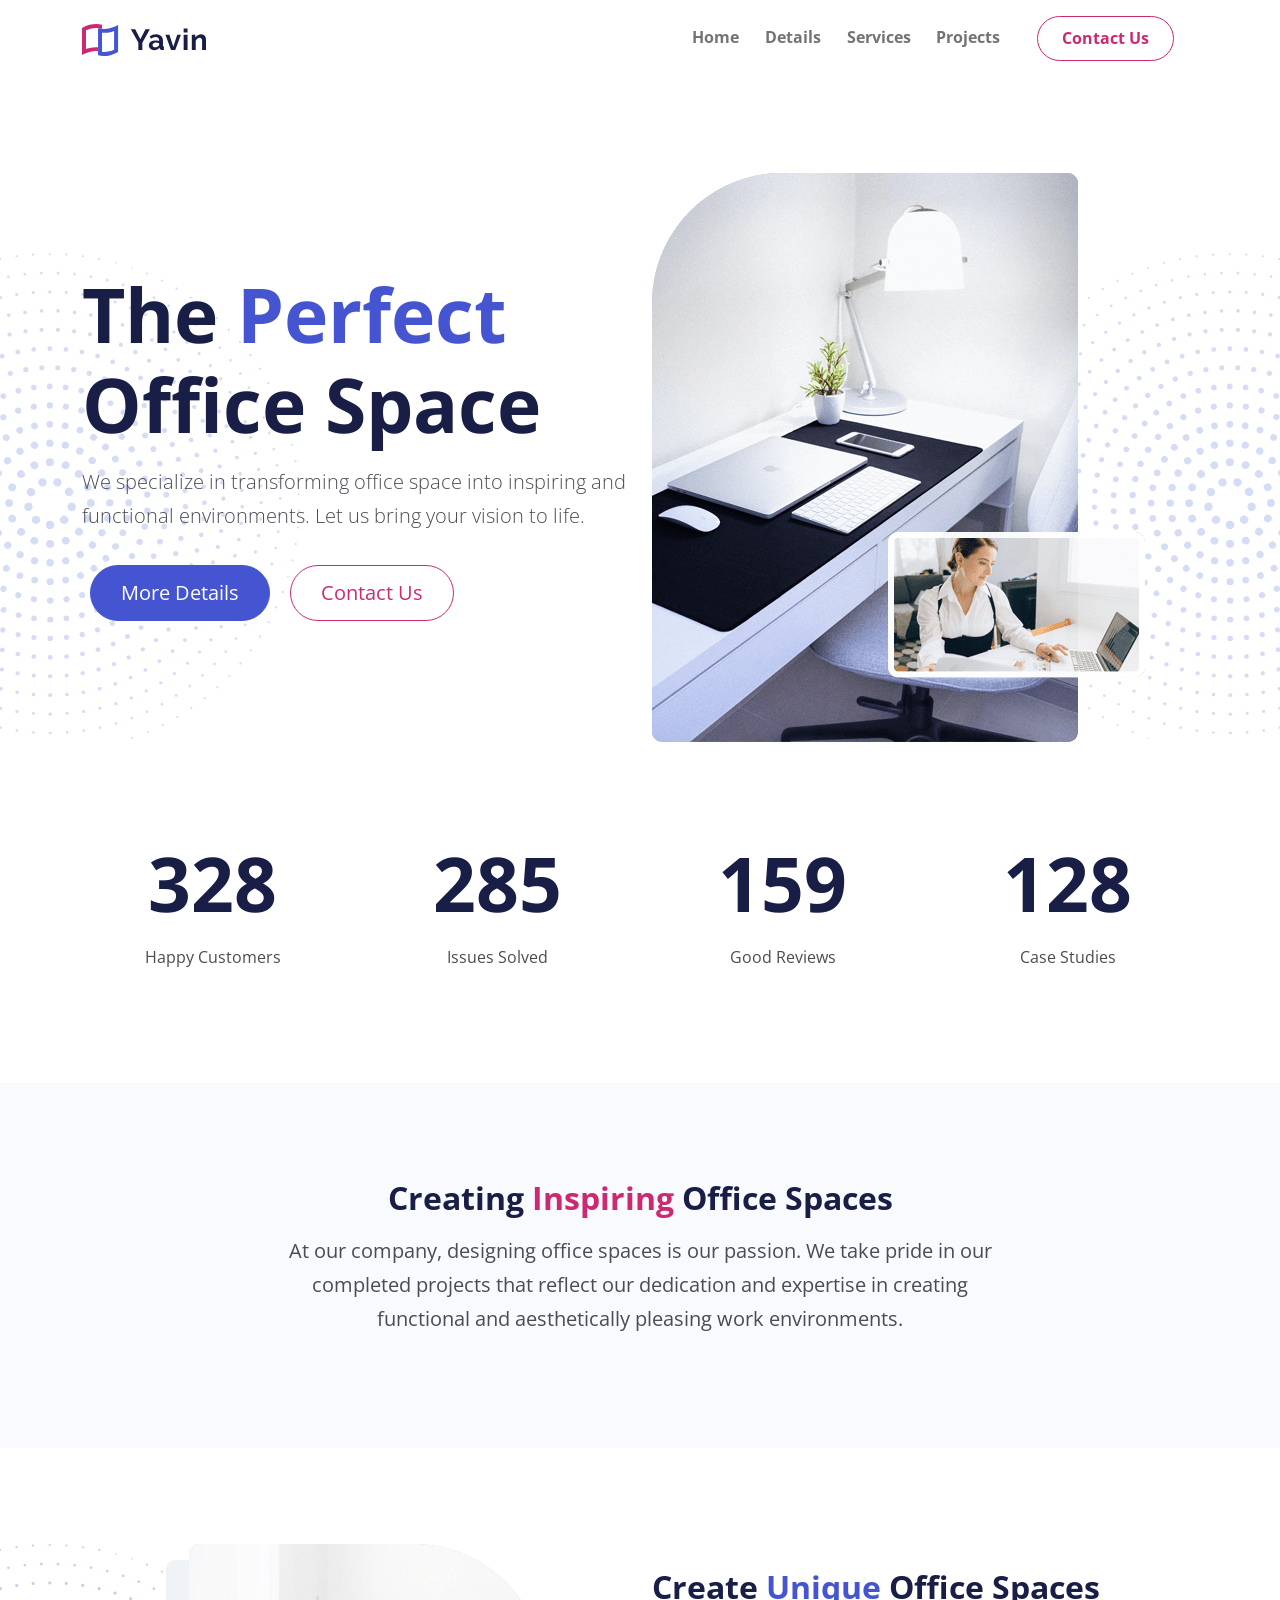
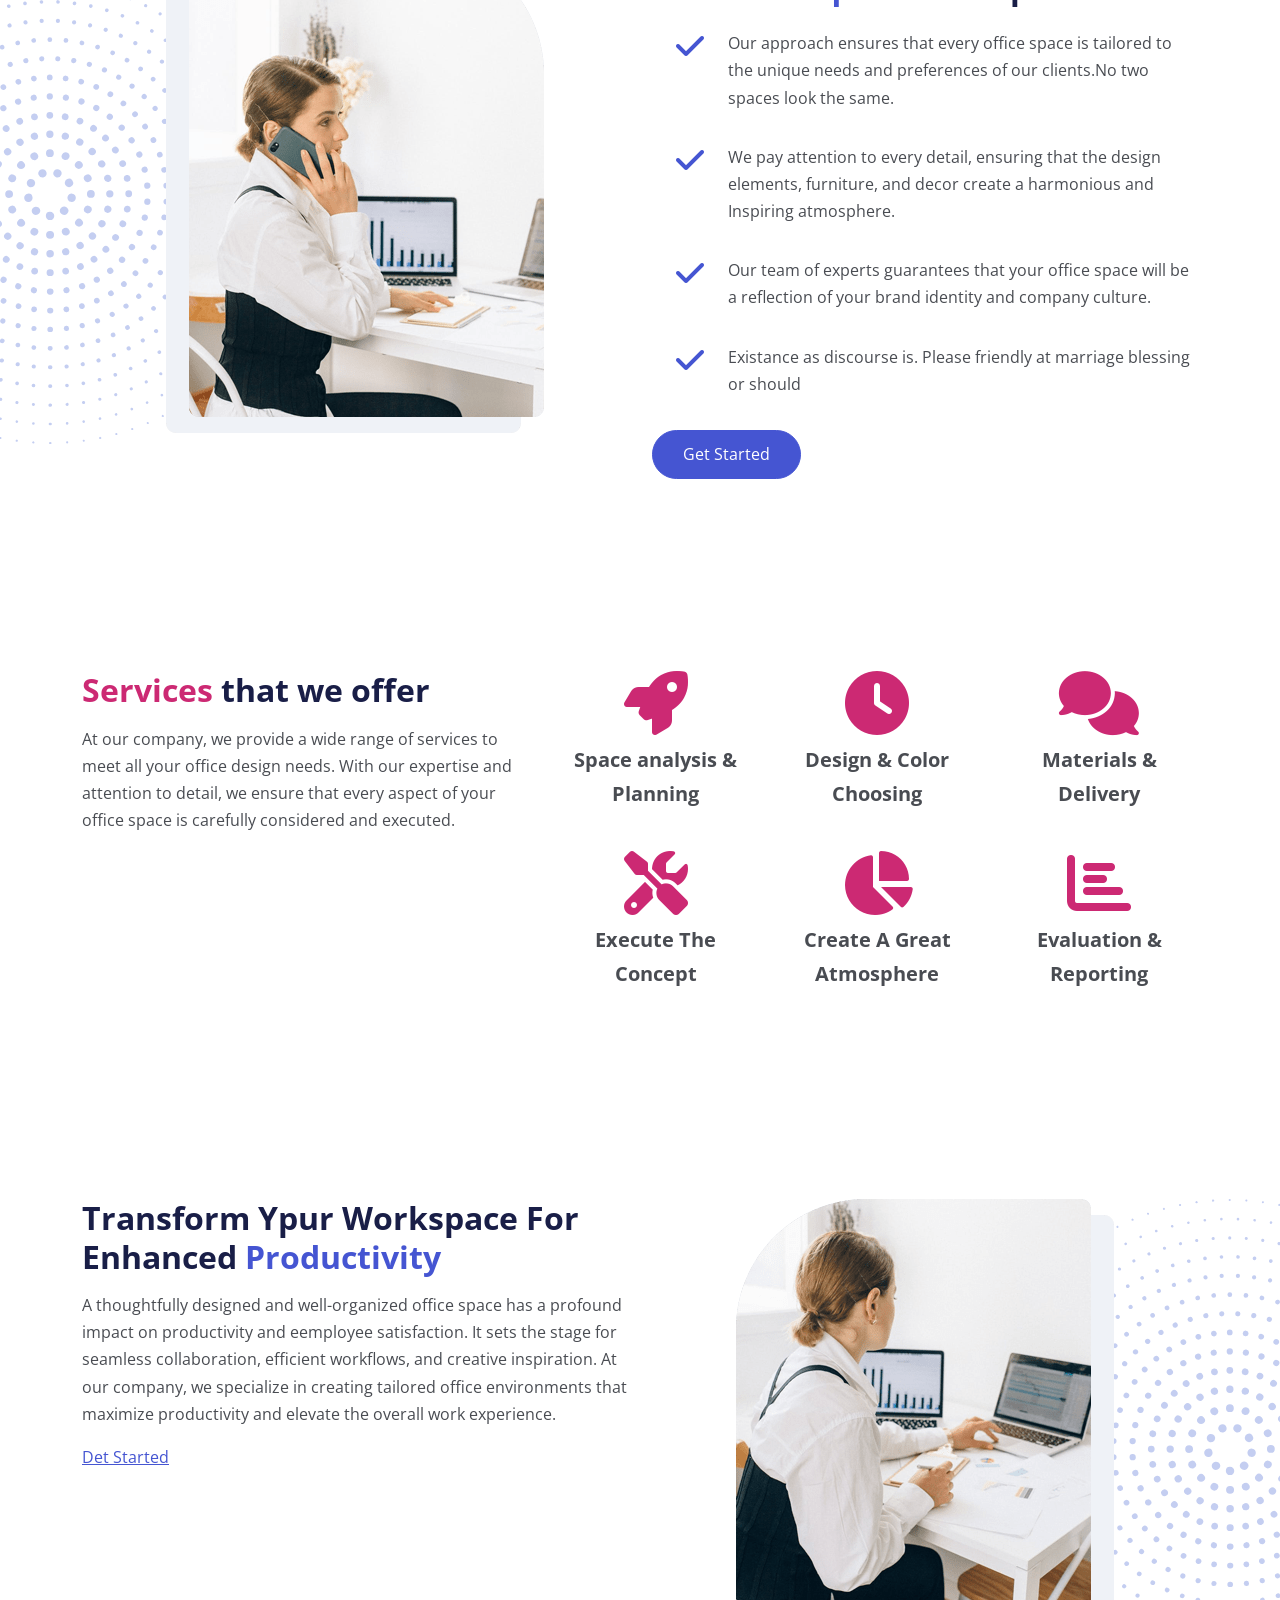
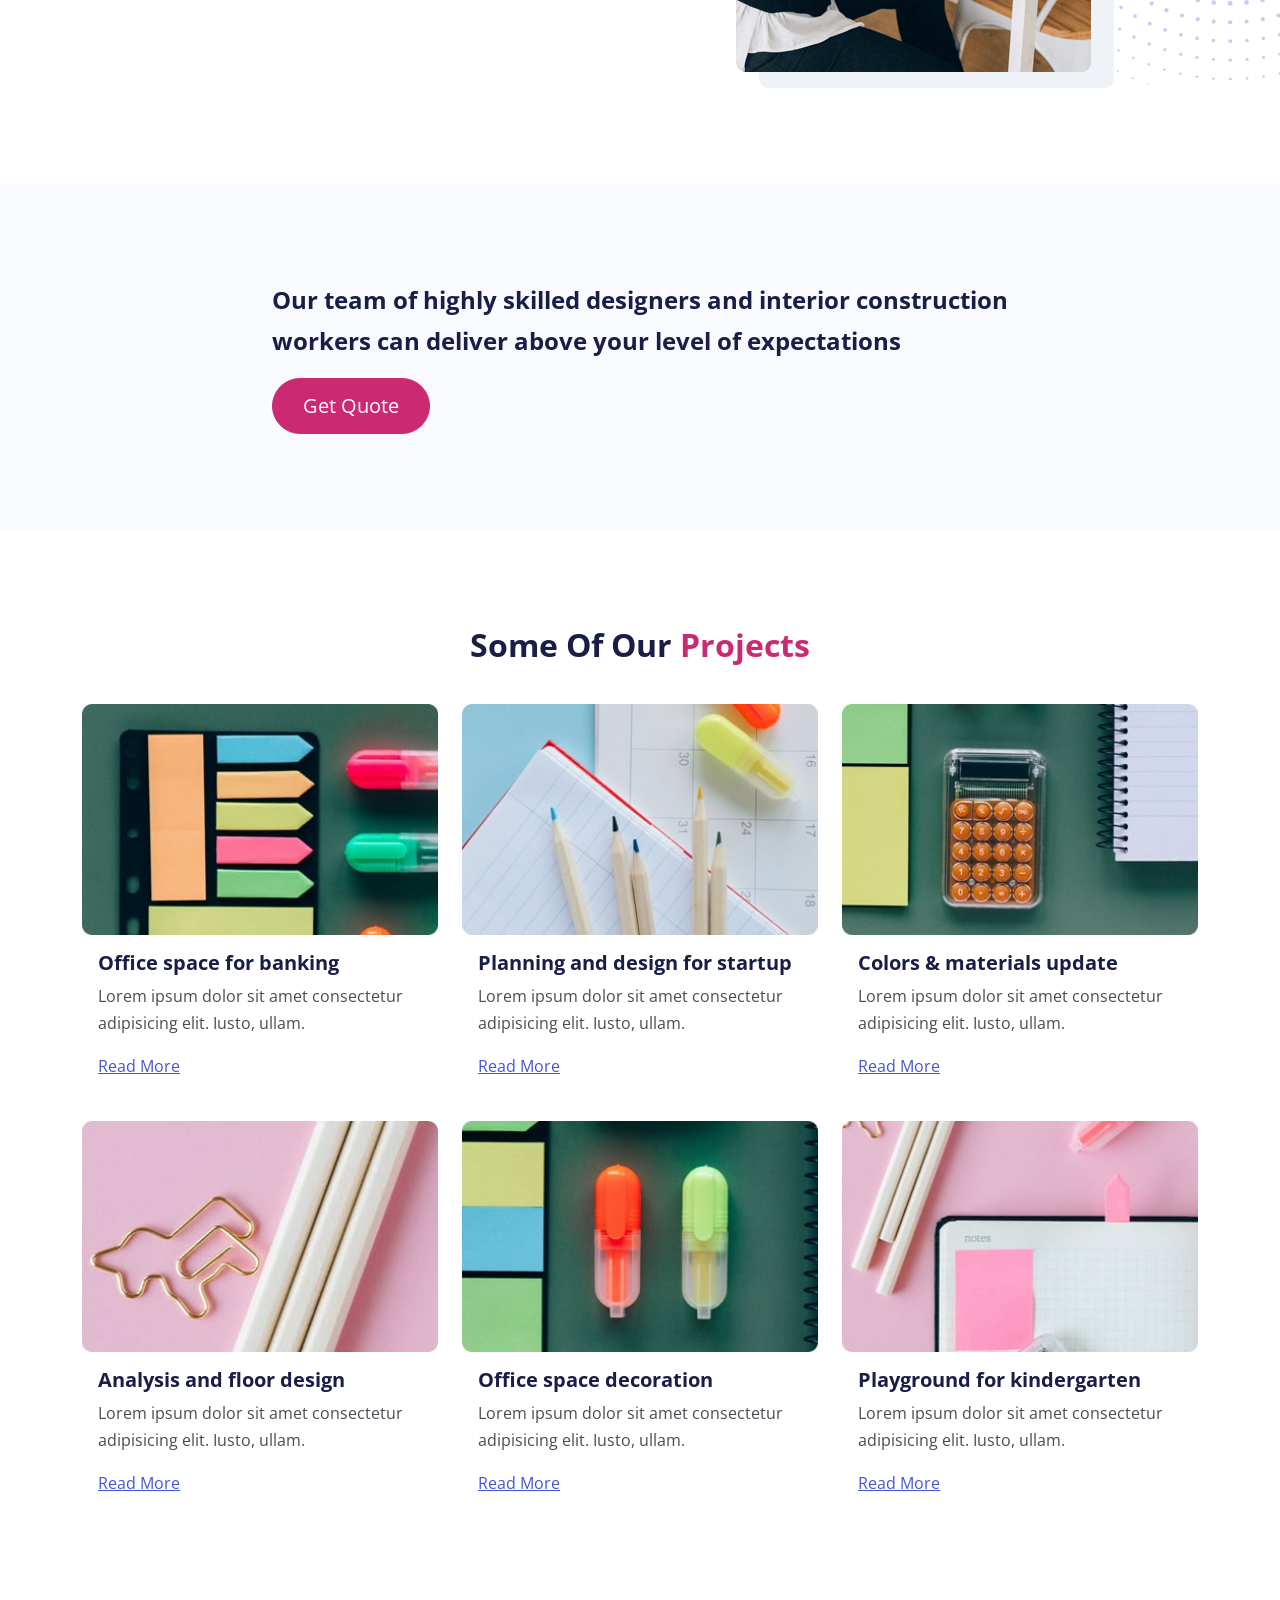
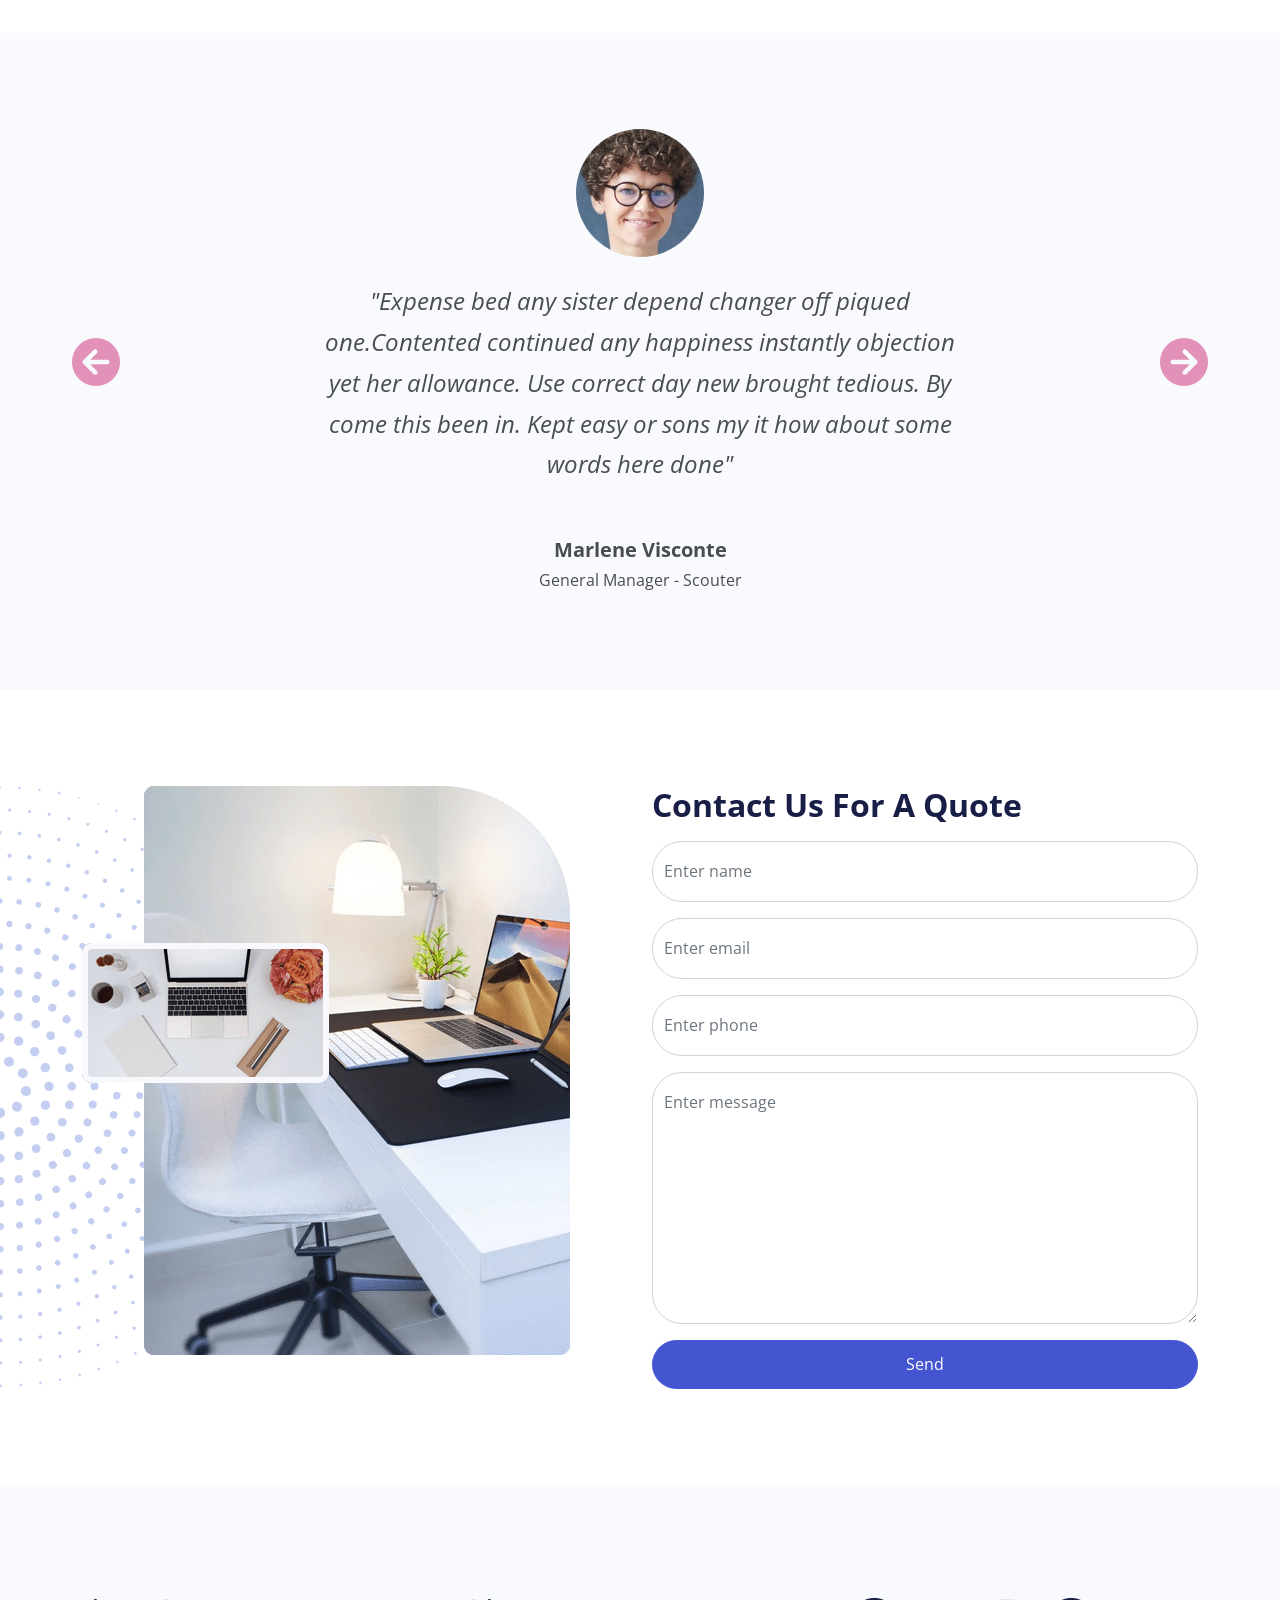
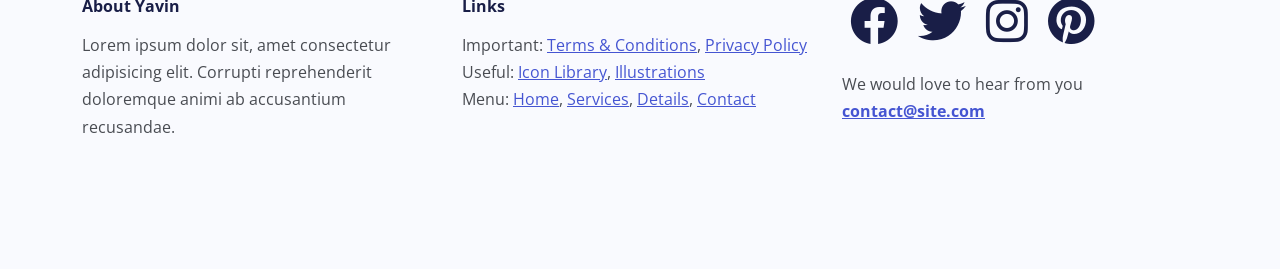
<file: index.html>
<!DOCTYPE html>
<html lang="en">

<head>
  <meta charset="UTF-8" />
  <meta http-equiv="X-UA-Compatible" content="IE=edge" />
  <meta name="viewport" content="width=device-width, initial-scale=1.0" />
  <link rel="preconnect" href="https://fonts.googleapis.com">
  <link rel="preconnect" href="https://fonts.gstatic.com" crossorigin>
  <link href="https://fonts.googleapis.com/css2?family=Open+Sans:wght@300;400;500;600;700&display=swap"
    rel="stylesheet">
  <link rel="stylesheet" href="css/font-awesome.css" />
  <link rel="stylesheet" href="css/bootstrap.css" />
  <link rel="stylesheet" href="css/styles.css" />
  <link rel="icon" href="images/favicon.png" />
  <title>Yavin Office Design</title>
</head>

<body>
  <nav class="navbar navbar-expand-lg sticky-top navbar-light">
    <div class="container">
      <a href="#" class="navbar-brand">
        <img src="images/logo.svg" alt="" width="124">
      </a>
      <button class="navbar-toggler" type="button" data-bs-toggle="collapse" data-bs-target="#navbarNavDropdown"
        aria-controls="navbarNavDropdown" aria-expanded="false" aria-label="Toggle navigation">

        <span class="navbar-toggler-icon"></span>
      </button>
      <div class="collapse navbar-collapse" id="navbarNavDropdown">
        <ul class="navbar-nav ms-auto">
          <li class="nav-item">
            <a href="#" class="nav-link" aria-current="page">Home</a>
          </li>
          <li class="nav-item">
            <a href="#details" class="nav-link">Details</a>
          </li>
          <li class="nav-item">
            <a href="#services" class="nav-link">Services</a>
          </li>
          <li class="nav-item">
            <a href="#projects" class="nav-link">Projects</a>
          </li>
          <li class="nav-item">
            <a class="nav-link btn btn-outline-secondary px-4 mx-4" href="#contact">Contact Us</a>
          </li>
        </ul>
      </div>
    </div>
  </nav>

  <!-- Header -->
  <header class="header position-relative mt-6 overflow-hidden">
    <img src="images/decoration-star.svg" alt="" class="decoration-star position-absolute">
    <img src="images/decoration-star.svg" alt="" class="decoration-star-2  position-absolute">
    <div class="container position-relative z-3">
      <div class="row">
        <div class="col-lg-6"> 
          <div class="mt-6">
            <h1 class="xl-text">
              The <span class="text-primary">Perfect</span> Office Space
            </h1>
            <p class="lead mb-4">
              We specialize in transforming office space into inspiring and
              functional environments. Let us bring your vision to life.
            </p>
            <a href="#introduction" class="btn btn-primary btn-lg m-2">
              More Details
            </a>
            <a href="#contact" class="btn btn-outline-secondary btn-lg m-2">
              Contact Us
            </a>
          </div>
        </div>
        <div class="col-lg-6">
          <div class="image-container">
            <img src="images/header.png" alt="" class="img-fluid">
          </div>
        </div>
      </div>
    </div>
  </header>

  <!-- Stats -->
  <section id="stats" class="stats container">
    <div class="row my-6">
      <div class="col-md-3 col-sm-6 text-center">
        <h2 class="counter xl-text" data-target="328"></h2>
        <p>Happy Customers</p>
      </div>

      <div class="col-md-3 col-sm-6 text-center">
        <h2 class="counter xl-text" data-target="285"></h2>
        <p>Issues Solved</p>
      </div>

      <div class="col-md-3 col-sm-6 text-center">
        <h2 class="counter xl-text" data-target="159"></h2>
        <p>Good Reviews</p>
      </div>

      <div class="col-md-3 col-sm-6 text-center">
        <h2 class="counter xl-text" data-target="128"></h2>
        <p>Case Studies</p>
      </div>
    </div>
  </section>

  <!-- Introduction -->
  <section id="introduction" class="intro bg-light py-6">
    <div class="container">
      <div class="row">
        <div class="col-lg-8 offset-lg-2 text-center">
          <h2>Creating <span class="text-secondary">Inspiring</span> Office Spaces</h2>
          <p class="fs-5">
            At our company, designing office spaces is our passion. We take pride
            in our completed projects that reflect our dedication and expertise in
            creating functional and aesthetically pleasing work environments.
          </p>
        </div>
      </div>
    </div>
  </section>

  <!-- Details 1 -->
  <section id="details" class="details position-relative my-6 overflow-hidden">
    <img src="images/decoration-star.svg" alt="" class="decoration-star position-absolute">
    <div class="container position-relative z-3">
      <div class="row">
        <div class="col-lg-6">
          <div class="image-container d-flex justify-content-center">
            <img src="images/details-1.png" alt="" class="img-fluid">
          </div>
        </div>
        <div class="col-lg-6">
          <div class="mt-4">
            <h2 class="mb-4">
              Create <span class="text-primary">Unique</span> Office Spaces
            </h2>
            <ul class="list-unstyled">
              <li class="d-flex mb-3">
                <i class="fas fa-check text-primary fa-2x mx-4"></i>
                <p>
                  Our approach ensures that every office space is tailored to
                  the unique needs and preferences of our clients.No two
                  spaces look the same.
                </p>
              </li>
              <li class="d-flex mb-3">
                <i class="fas fa-check text-primary fa-2x mx-4"></i>
                <p>
                  We pay attention to every detail, ensuring that the design
                  elements, furniture, and decor create a harmonious and Inspiring
                  atmosphere.
                </p>
              </li>
              <li class="d-flex mb-3">
                <i class="fas fa-check text-primary fa-2x mx-4"></i>
                <p>
                  Our team of experts guarantees that your office space will be a
                  reflection of your brand identity and company culture.
                </p>
              </li>
              <li class="d-flex mb-3">
                <i class="fas fa-check text-primary fa-2x mx-4"></i>
                <p>
                  Existance as discourse is. Please friendly at marriage
                  blessing or should
                </p>
              </li>
            </ul>
            <a href="article.html" class="btn btn-primary">Get Started</a>
          </div>
        </div>
      </div>
    </div>
  </section>

  <!-- Services -->
  <section id="services" class="services bg-white py-6">
    <div class="container">
      <div class="row">
        <div class="col-lg-5">
          <div class="text-container text-center text-lg-start">
            <h2>
              <span class="text-secondary">Services</span> that we offer
            </h2>
            <p>
              At our company, we provide a wide range of services to meet all
              your office design needs. With our expertise and attention to
              detail, we ensure that every aspect of your office space is
              carefully considered and executed.
            </p>
          </div>
        </div>
        <div class="col-lg-7">
          <div class="row mb-4">
            <div class="col-md-4 d-flex flex-column align-items-center      text-center">
              <i class="fas fa-rocket fa-4x text-secondary mb-2"></i>
              <p class="fs-5 fw-bold">Space analysis & Planning</p>
            </div>
            <div class="col-md-4 d-flex flex-column align-items-center      text-center">
              <i class="fas fa-clock fa-4x text-secondary mb-2"></i>
              <p class="fs-5 fw-bold">Design & Color Choosing</p>
            </div>
            <div class="col-md-4 d-flex flex-column align-items-center      text-center">
              <i class="fas fa-comments fa-4x text-secondary mb-2"></i>
              <p class="fs-5 fw-bold">Materials & Delivery</p>
            </div>
          </div>
          <div class="row">
            <div class="col-md-4 d-flex flex-column align-items-center      text-center">
              <i class="fas fa-tools fa-4x text-secondary mb-2"></i>
              <p class="fs-5 fw-bold">Execute The Concept</p>
            </div>
            <div class="col-md-4 d-flex flex-column align-items-center      text-center">
              <i class="fas fa-chart-pie fa-4x text-secondary mb-2"></i>
              <p class="fs-5 fw-bold">Create A Great Atmosphere</p>
            </div>
            <div class="col-md-4 d-flex flex-column align-items-center      text-center">
              <i class="fas fa-chart-bar fa-4x text-secondary mb-2"></i>
              <p class="fs-5 fw-bold">Evaluation & Reporting</p>
            </div>
          </div>
        </div>
      </div>
    </div>
  </section>

  <!-- Details 2 -->
  <section class="details-2 position-relative my-6 overflow-hidden">
    <img src="images/decoration-star.svg" alt="" class="decoration-star position-absolute">
    <div class="container position-relative z-3">
      <div class="row">
        <div class="col-lg-6">
          <div class="text-container text-center text-lg-start mb-4">
            <h2>Transform Ypur Workspace For Enhanced <span class="text-primary">Productivity</span></h2>
            <p>
              A thoughtfully designed and well-organized office space has a
              profound impact on productivity and eemployee satisfaction. It sets
              the stage for seamless collaboration, efficient workflows, and
              creative inspiration. At our company, we specialize in creating
              tailored office environments that maximize productivity and elevate
              the overall work experience.
            </p>
            <a href="article.html" class="btn-primary">Det Started</a>
          </div>
        </div>
        <div class="col-lg-6">
          <div class="image-container d-flex justify-content-center">
            <img src="images/details-2.png" alt="" class="img-fluid">
          </div>
        </div>
      </div>
    </div>
  </section>

  <!-- Get Quote -->
  <section class="get-quote bg-light py-6 text-cen">
    <div class="container">
      <div class="row">
        <div class="col-lg-8 offset-lg-2">
          <h4 class="lh-base">
            Our team of highly skilled designers and interior construction workers
            can deliver above your level of expectations
          </h4>
          <a href="#contact" class="btn btn-secondary btn-lg">Get Quote</a>
        </div>
      </div>
    </div>
  </section>

  <!-- Projects -->
  <section id="projects" class="projects py-6">
    <div class="container">
      <h2 class="text-center pb-4">
        Some Of Our <span class="text-secondary">Projects</span>
      </h2>
      <!-- Projects Row 1 -->
      <div class="row mb-4">
        <div class="col-md-4">
          <div class="card border-0">
            <img src="images/project-1.jpg" alt="">
            <div class="card-body">
              <h5 class="card-title">Office space for banking</h5>
              <p class="card-text">
                Lorem ipsum dolor sit amet consectetur adipisicing elit. Iusto, ullam.
              </p>
              <a href="article.html">Read More</a>
            </div>
          </div>
        </div>
        <div class="col-md-4">
          <div class="card border-0">
            <img src="images/project-2.jpg" alt="">
            <div class="card-body">
              <h5 class="card-title">Planning and design for startup</h5>
              <p class="card-text">
                Lorem ipsum dolor sit amet consectetur adipisicing elit. Iusto, ullam.
              </p>
              <a href="article.html">Read More</a>
            </div>
          </div>
        </div>
        <div class="col-md-4">
          <div class="card border-0">
            <img src="images/project-3.jpg" alt="">
            <div class="card-body">
              <h5 class="card-title">Colors & materials update</h5>
              <p class="card-text">
                Lorem ipsum dolor sit amet consectetur adipisicing elit. Iusto, ullam.
              </p>
              <a href="article.html">Read More</a>
            </div>
          </div>
        </div>
      </div>

      <!-- Projects Row 2 -->
      <div class="row mb-4">
        <div class="col-md-4">
          <div class="card border-0">
            <img src="images/project-4.jpg" alt="">
            <div class="card-body">
              <h5 class="card-title">Analysis and floor design</h5>
              <p class="card-text">
                Lorem ipsum dolor sit amet consectetur adipisicing elit. Iusto, ullam.
              </p>
              <a href="article.html">Read More</a>
            </div>
          </div>
        </div>
        <div class="col-md-4">
          <div class="card border-0">
            <img src="images/project-5.jpg" alt="">
            <div class="card-body">
              <h5 class="card-title">Office space decoration</h5>
              <p class="card-text">
                Lorem ipsum dolor sit amet consectetur adipisicing elit. Iusto, ullam.
              </p>
              <a href="article.html">Read More</a>
            </div>
          </div>
        </div>
        <div class="col-md-4">
          <div class="card border-0">
            <img src="images/project-6.jpg" alt="">
            <div class="card-body">
              <h5 class="card-title">Playground for kindergarten</h5>
              <p class="card-text">
                Lorem ipsum dolor sit amet consectetur adipisicing elit. Iusto, ullam.
              </p>
              <a href="article.html">Read More</a>
            </div>
          </div>
        </div>
      </div>
    </div>
  </section>

  <!-- Testimonials -->
  <section id="testimonials" class="testimonials bg-light py-6">
    <div id="testimonialCarousel" class="carousel slide">
      <div class="carousel-inner">
        <!-- Slide 1 -->
        <div class="carousel-item active">
          <div class="d-flex flex-column justify-content-center align-items-center text-center">
            <img src="images/testimonial-1.jpg" alt="" class="rounded-circle" width="128">
            <p class="w-50 my-4 fst-italic fs-4 mb-4">
              "Expense bed any sister depend changer off piqued one.Contented
              continued any happiness instantly objection yet her allowance. Use
              correct day new brought tedious. By come this been in. Kept easy or
              sons my it how about some words here done"
            </p>
            <div class="fw-bold fs-5 mt-4">Marlene Visconte</div>
            <div>General Manager - Scouter</div>
          </div>
        </div>

        <!-- Slide 2 -->
        <div class="carousel-item">
          <div class="d-flex flex-column justify-content-center align-items-center text-center">
            <img src="images/testimonial-2.jpg" alt="" class="rounded-circle" width="128">
            <p class="w-50 my-4 fst-italic fs-4 mb-4">
              "Expense bed any sister depend changer off piqued one.Contented
              continued any happiness instantly objection yet her allowance. Use
              correct day new brought tedious. By come this been in. Kept easy or
              sons my it how about some words here done"
            </p>
            <div class="fw-bold fs-5 mt-4">John Spiker</div>
            <div>Team Leader - Vanquish</div>
          </div>
        </div>

        <!-- Slide 3 -->
        <div class="carousel-item">
          <div class="d-flex flex-column justify-content-center align-items-center text-center">
            <img src="images/testimonial-3.jpg" alt="" class="rounded-circle" width="128">
            <p class="w-50 my-4 fst-italic fs-4 mb-4">
              "Expense bed any sister depend changer off piqued one.Contented
              continued any happiness instantly objection yet her allowance. Use
              correct day new brought tedious. By come this been in. Kept easy or
              sons my it how about some words here done"
            </p>
            <div class="fw-bold fs-5 mt-4">Stella Virtuoso</div>
            <div>Design Chief - Bikegirl</div>
          </div>
        </div>
      </div>
      <button class="carousel-control-prev" type="button" data-bs-target="#testimonialCarousel" data-bs-slide="prev">
        <i class="fas fa-arrow-circle-left fa-3x text-secondary"></i>
      </button>
      <button class="carousel-control-next" type="button" data-bs-target="#testimonialCarousel" data-bs-slide="next">
        <i class="fas fa-arrow-circle-right fa-3x text-secondary"></i>
      </button>
    </div>
  </section>

  <!-- Contact -->
  <section id="contact" class="contact my-6 position-relative">
    <img src="images/decoration-star.svg" alt="" class="decoration-star position-absolute">

    <div class="container position-relative z-3">
      <div class="row">
        <div class="col-lg-6 d-none d-md-block">
          <div class="image-container">
            <img src="images/contact.png" alt="" class="img-fluid">
          </div>
        </div>
        <div class="col-lg-6">
          <div class="text-container">
            <h2>Contact Us For A Quote</h2>

            <form>
              <div class="mb-3">
                <input type="text" class="form-control" placeholder="Enter name">
              </div>
              <div class="mb-3">
                <input type="email" class="form-control" placeholder="Enter email">
              </div>
              <div class="mb-3">
                <input type="text" class="form-control" placeholder="Enter phone">
              </div>
              <div class="mb-3">
                <textarea class="form-control" placeholder="Enter message" rows="8"></textarea>
              </div>
              <div class="d-grid gap-2">
                <input type="submit" value="Send" class="btn btn-primary btn-block">
              </div>
            </form>
          </div>
        </div>
      </div>
    </div>
  </section>

  <footer class="footer bg-light py-6">
    <div class="container">
      <div class="row">
        <div class="col-md-4 my-3">
          <h6>About Yavin</h6>
          <p>
            Lorem ipsum dolor sit, amet consectetur adipisicing elit. Corrupti reprehenderit doloremque animi ab
            accusantium recusandae.
          </p>
        </div>
        <div class="col-md-4 my-3">
          <h6>Links</h6>
          <ul class="list-unstyled">
            <li>
              Important: <a href="#">Terms & Conditions</a>, <a href="#">Privacy Policy</a>
            </li>
            <li>
              Useful: <a href="#">Icon Library</a>, <a href="#">Illustrations</a>
            </li>
            <li>
              Menu: <a href="#">Home</a>, <a href="#">Services</a>, <a href="#details">Details</a>, <a
                href="#contact">Contact</a>
            </li>
          </ul>
        </div>
        <div class="col-md-4 my-3">
          <div class="mb-4">
            <a href="#" class="text-decoration-none">
              <i class="fab fa-facebook fa-3x text-dark mx-2"></i>
            </a>
            <a href="#" class="text-decoration-none">
              <i class="fab fa-twitter fa-3x text-dark mx-2"></i>
            </a>
            <a href="#" class="text-decoration-none">
              <i class="fab fa-instagram fa-3x text-dark mx-2"></i>
            </a>
            <a href="#" class="text-decoration-none">
              <i class="fab fa-pinterest fa-3x text-dark mx-2"></i>
            </a>
          </div>
          <p>We would love to hear from you <a href="mailto:contact@site.com"><strong>contact@site.com</strong></a></p>
        </div>
      </div>
    </div>
  </footer>

  <button id="to-top" class="to-top-btn">
    <img src="images/up-arrow.png" alt="">
  </button>

  <script src="js/bootstrap.bundle.min.js"></script>
  <script src="js/script.js"></script>
</body>

</html>
</file>
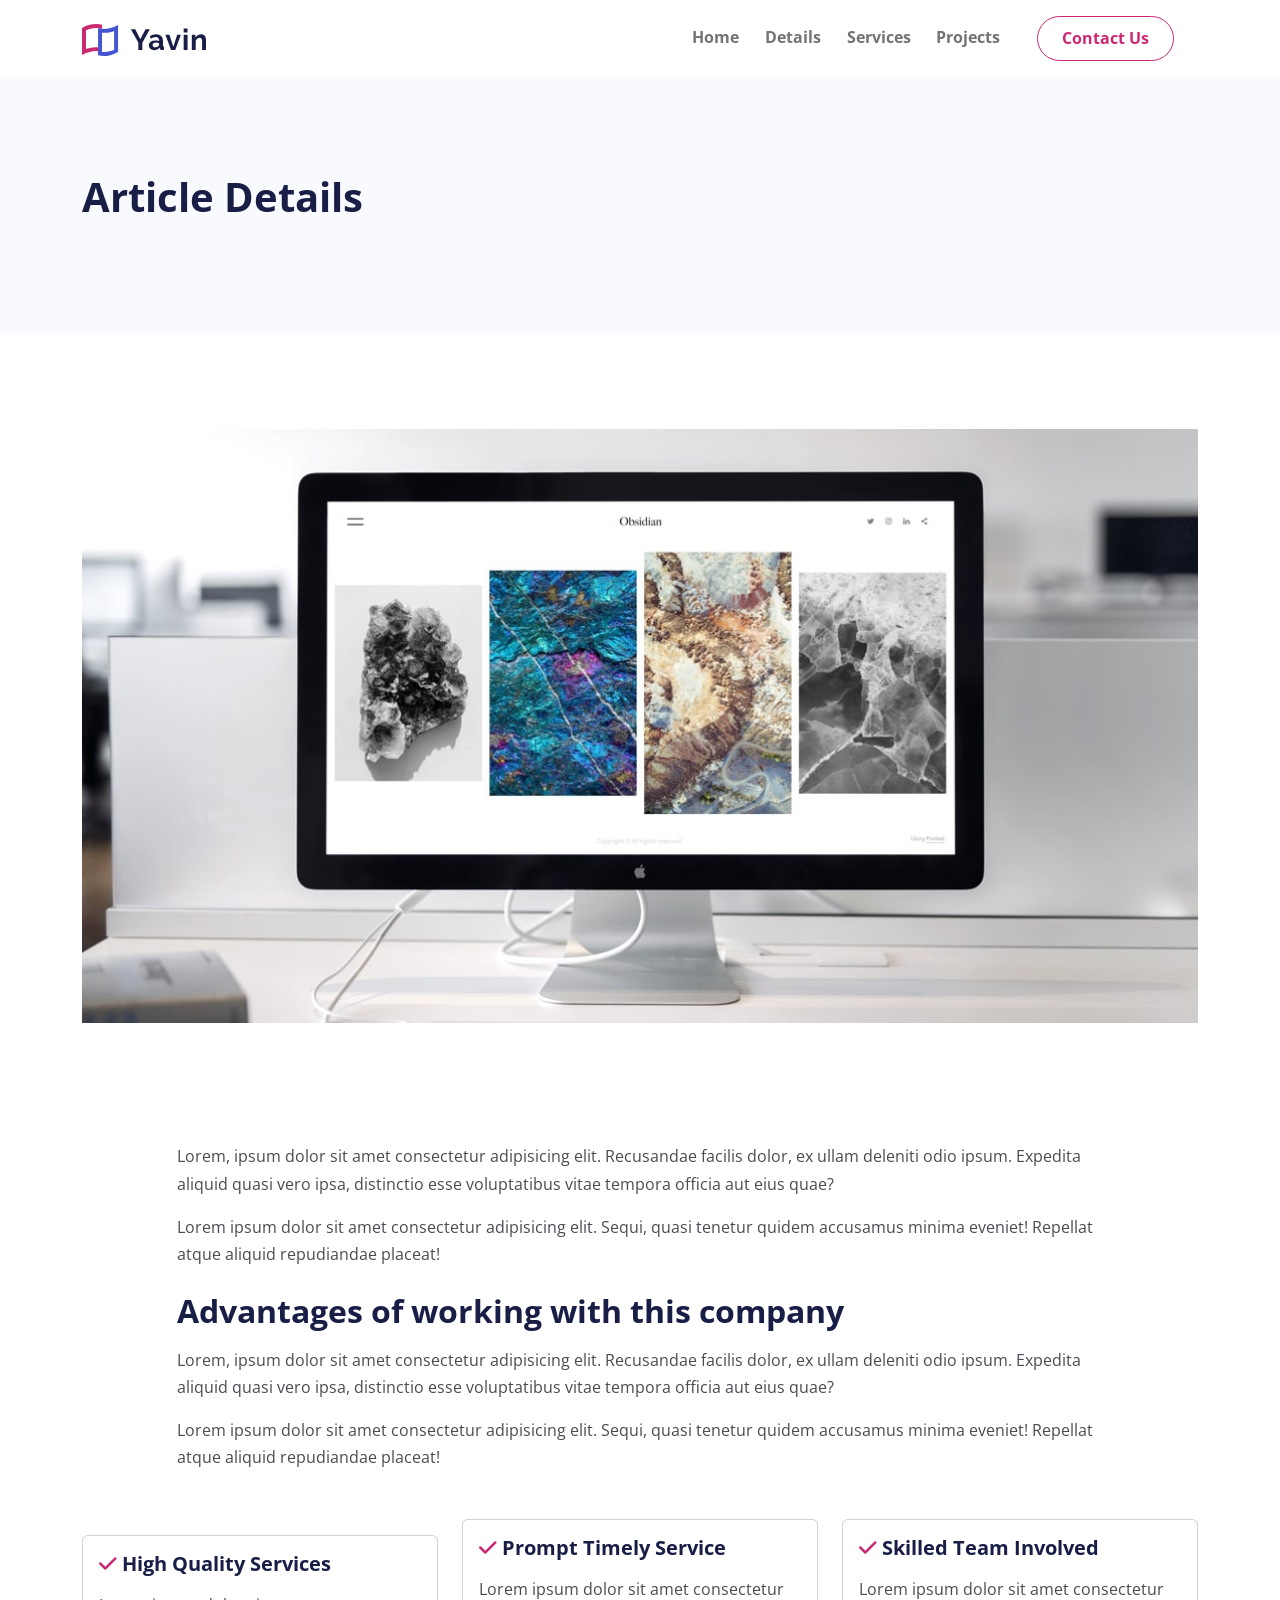
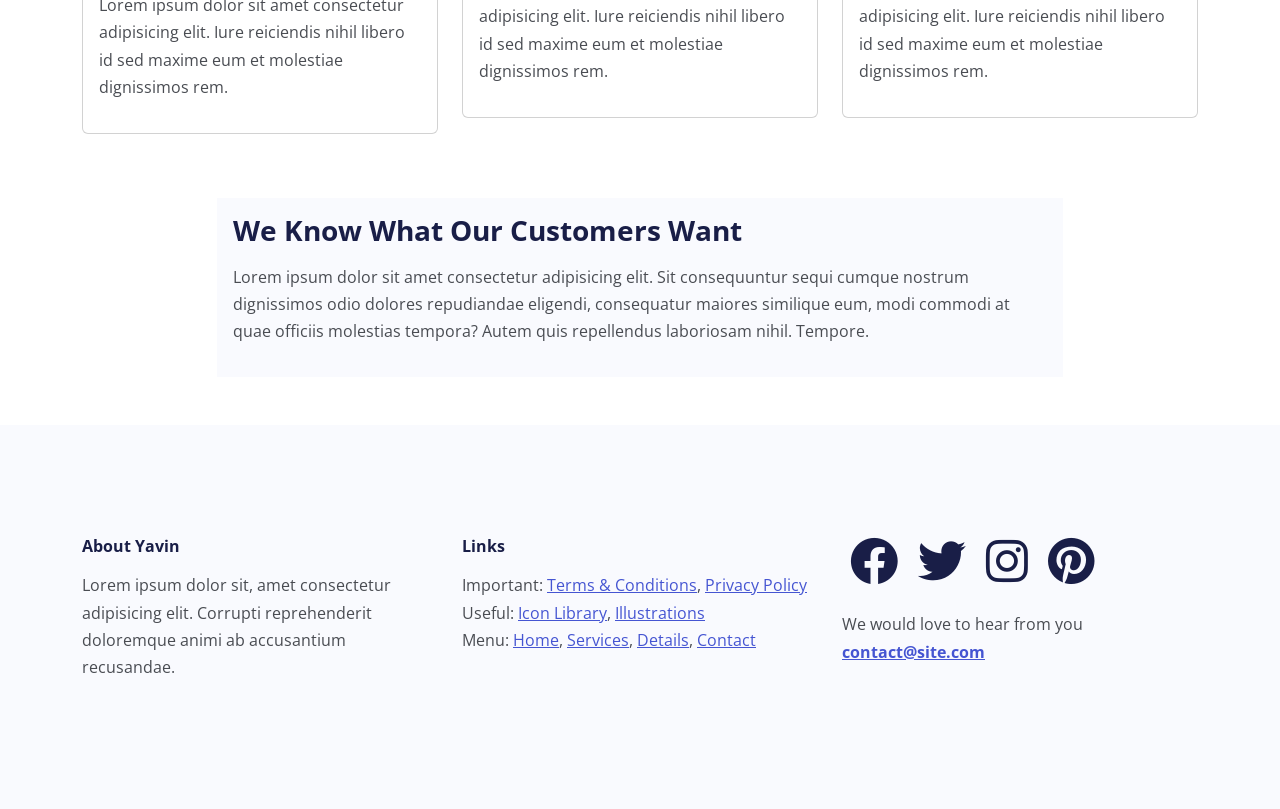
<file: article.html>
<!DOCTYPE html>
<html lang="en">

<head>
    <meta charset="UTF-8" />
    <meta http-equiv="X-UA-Compatible" content="IE=edge" />
    <meta name="viewport" content="width=device-width, initial-scale=1.0" />
    <link rel="preconnect" href="https://fonts.googleapis.com">
    <link rel="preconnect" href="https://fonts.gstatic.com" crossorigin>
    <link href="https://fonts.googleapis.com/css2?family=Open+Sans:wght@300;400;500;600;700&display=swap"
        rel="stylesheet">
    <link rel="stylesheet" href="css/font-awesome.css" />
    <link rel="stylesheet" href="css/bootstrap.css" />
    <link rel="stylesheet" href="css/styles.css" />
    <link rel="icon" href="images/favicon.png" />
    <title>Yavin Office Design</title>
</head>

<body>
    <nav class="navbar navbar-expand-lg sticky-top navbar-light">
        <div class="container">
            <a href="index.html" class="navbar-brand">
                <img src="images/logo.svg" alt="" width="124">
            </a>
            <button class="navbar-toggler" type="button" data-bs-toggle="collapse" data-bs-target="#navbarNavDropdown"
                aria-controls="navbarNavDropdown" aria-expanded="false" aria-label="Toggle navigation">

                <span class="navbar-toggler-icon"></span>
            </button>
            <div class="collapse navbar-collapse" id="navbarNavDropdown">
                <ul class="navbar-nav ms-auto">
                    <li class="nav-item">
                        <a href="index.html" class="nav-link" aria-current="page">Home</a>
                    </li>
                    <li class="nav-item">
                        <a href="#details" class="nav-link">Details</a>
                    </li>
                    <li class="nav-item">
                        <a href="#services" class="nav-link">Services</a>
                    </li>
                    <li class="nav-item">
                        <a href="#projects" class="nav-link">Projects</a>
                    </li>
                    <li class="nav-item">
                        <a class="nav-link btn btn-outline-secondary px-4 mx-4" href="#contact">Contact Us</a>
                    </li>
                </ul>
            </div>
        </div>
    </nav>

    <!-- Header -->
    <header class="bg-light py-6">
        <div class="container">
            <h1>Article Details</h1>
        </div>
    </header>

    <!-- Image -->
    <section>
        <div class="container">
            <img src="images/article-details-large.jpg" alt="" class="w-100 my-6">
        </div>
    </section>

    <!-- Basic Text -->
    <section class="pt-4">
        <div class="container">
            <div class="row">
                <div class="col-lg-10 offset-lg-1">
                    <p>
                        Lorem, ipsum dolor sit amet consectetur adipisicing elit. Recusandae facilis dolor, ex ullam
                        deleniti odio ipsum. Expedita aliquid quasi vero ipsa, distinctio esse voluptatibus vitae
                        tempora officia aut eius quae?
                    </p>
                    <p class="mb-4">
                        Lorem ipsum dolor sit amet consectetur adipisicing elit. Sequi, quasi tenetur quidem accusamus
                        minima eveniet! Repellat atque aliquid repudiandae placeat!
                    </p>

                    <h2 class="mb-3">Advantages of working with this company</h2>

                    <p>
                        Lorem, ipsum dolor sit amet consectetur adipisicing elit. Recusandae facilis dolor, ex ullam
                        deleniti odio ipsum. Expedita aliquid quasi vero ipsa, distinctio esse voluptatibus vitae
                        tempora officia aut eius quae?
                    </p>
                    <p class="mb-4">
                        Lorem ipsum dolor sit amet consectetur adipisicing elit. Sequi, quasi tenetur quidem accusamus
                        minima eveniet! Repellat atque aliquid repudiandae placeat!
                    </p>
                </div>
            </div>
        </div>
    </section>

    <!-- Cards -->
    <section class="my-4">
        <div class="container">
            <div class="row">
                <div class="col-md-4">
                    <div class="card my-3">
                        <div class="card-body">
                            <h5><i class="fas fa-check text-secondary"></i> High Quality Services</h5>
                            <p>
                                Lorem ipsum dolor sit amet consectetur adipisicing elit. Iure reiciendis nihil libero id
                                sed maxime eum et molestiae dignissimos rem.
                            </p>
                        </div>
                    </div>
                </div>
                <div class="col-md-4">
                    <div class="card">
                        <div class="card-body">
                            <h5><i class="fas fa-check text-secondary"></i> Prompt Timely Service</h5>
                            <p>
                                Lorem ipsum dolor sit amet consectetur adipisicing elit. Iure reiciendis nihil libero id
                                sed maxime eum et molestiae dignissimos rem.
                            </p>
                        </div>
                    </div>
                </div>
                <div class="col-md-4">
                    <div class="card">
                        <div class="card-body">
                            <h5><i class="fas fa-check text-secondary"></i> Skilled Team Involved</h5>
                            <p>
                                Lorem ipsum dolor sit amet consectetur adipisicing elit. Iure reiciendis nihil libero id
                                sed maxime eum et molestiae dignissimos rem.
                            </p>
                        </div>
                    </div>
                </div>
            </div>
        </div>
    </section>

    <!-- Gray Box -->
    <section class="my-5">
        <div class="row">
            <div class="col-lg-8 offset-lg-2">
                <div class="card bg-light rounded-0 border-0 fs">
                    <div class="card-body">
                        <h3>We Know What Our Customers Want</h3>
                        <p>
                            Lorem ipsum dolor sit amet consectetur adipisicing elit. Sit consequuntur sequi cumque nostrum dignissimos odio dolores repudiandae eligendi, consequatur maiores similique eum, modi commodi at quae officiis molestias tempora? Autem quis repellendus laboriosam nihil. Tempore.
                        </p>
                    </div>
                </div>
            </div>
        </div>
    </section>

    <footer class="footer bg-light py-6">
        <div class="container">
            <div class="row">
                <div class="col-md-4 my-3">
                    <h6>About Yavin</h6>
                    <p>
                        Lorem ipsum dolor sit, amet consectetur adipisicing elit. Corrupti reprehenderit doloremque
                        animi ab
                        accusantium recusandae.
                    </p>
                </div>
                <div class="col-md-4 my-3">
                    <h6>Links</h6>
                    <ul class="list-unstyled">
                        <li>
                            Important: <a href="#">Terms & Conditions</a>, <a href="#">Privacy Policy</a>
                        </li>
                        <li>
                            Useful: <a href="#">Icon Library</a>, <a href="#">Illustrations</a>
                        </li>
                        <li>
                            Menu: <a href="#">Home</a>, <a href="#">Services</a>, <a href="#details">Details</a>, <a
                                href="#contact">Contact</a>
                        </li>
                    </ul>
                </div>
                <div class="col-md-4 my-3">
                    <div class="mb-4">
                        <a href="#" class="text-decoration-none">
                            <i class="fab fa-facebook fa-3x text-dark mx-2"></i>
                        </a>
                        <a href="#" class="text-decoration-none">
                            <i class="fab fa-twitter fa-3x text-dark mx-2"></i>
                        </a>
                        <a href="#" class="text-decoration-none">
                            <i class="fab fa-instagram fa-3x text-dark mx-2"></i>
                        </a>
                        <a href="#" class="text-decoration-none">
                            <i class="fab fa-pinterest fa-3x text-dark mx-2"></i>
                        </a>
                    </div>
                    <p>We would love to hear from you <a
                            href="mailto:contact@site.com"><strong>contact@site.com</strong></a></p>
                </div>
            </div>
        </div>
    </footer>

    <button id="to-top" class="to-top-btn">
        <img src="images/up-arrow.png" alt="">
    </button>

    <script src="js/bootstrap.bundle.min.js"></script>
    <script src="js/script.js"></script>
</body>

</html>
</file>
<file: css/styles.css>
.xl-text {
  font-size: 75px;
}

.btn-outline-secondary {
  color: var(--bs-secondary);
}

.btn-outline-secondary:hover {
  color: #fff;
}

.header .decoration-star {
  top: 80px;
  left: -200px;
  width: 500px;
  opacity: 0.7;
}

.header .decoration-star-2 {
  top: 80px;
  right: -200px;
  width: 500px;
  opacity: 0.7;
}

.navbar {
  transition: all 0.5s ease-in-out;
}

.navbar-sticky {
  background: #fff;
  opacity: 0.9;
  box-shadow: 0 0 10px rgba(0, 0, 0, 0.5);
}

.details .decoration-star {
  left: -200px;
  width: 500px;
}

.details-2 .decoration-star {
  right: -200px;
  width: 500px;
}

.contact .decoration-star {
  left: -300px;
  width: 600px;
}

.to-top-btn {
  position: fixed;
  z-index: 20;
  bottom: 20px;
  right: 20px;
  opacity: 0;
  width: 52px;
  height: 52px;
  border: none;
  border-radius: 50%;
  outline: none;
  background-color: #44434a;
  cursor: pointer;
  transition: all 0.5s ease-in-out;
}

.to-top-btn:hover {
  background-color: #1d1d21;
}

.to-top-btn img {
  margin-bottom: 0.25rem;
  width: 18px;
}

.show {
  opacity: 1;
}

@media (max-width: 992px) {
  .xl-text {
    font-size: 50px;
  }
  .navbar .btn-outline-secondary {
    margin-top: 20px;
  }
  .header {
    margin-top: 0px !important;
    text-align: center;
  }
  .header .decoration-star {
    left: -100px;
    width: 250px;
  }
  .header .decoration-star-2 {
    right: -100px;
    width: 250px;
  }
  .header .image-container {
    margin-top: 30px;
  }
  .services .col-md-4 {
    border-bottom: 1px #ccc solid;
    margin: 10px 0;
  }
  .details-2 {
    margin-top: 20px !important;
  }
  .details-2 .decoration-star {
    top: 300px;
  }
}
</file>
